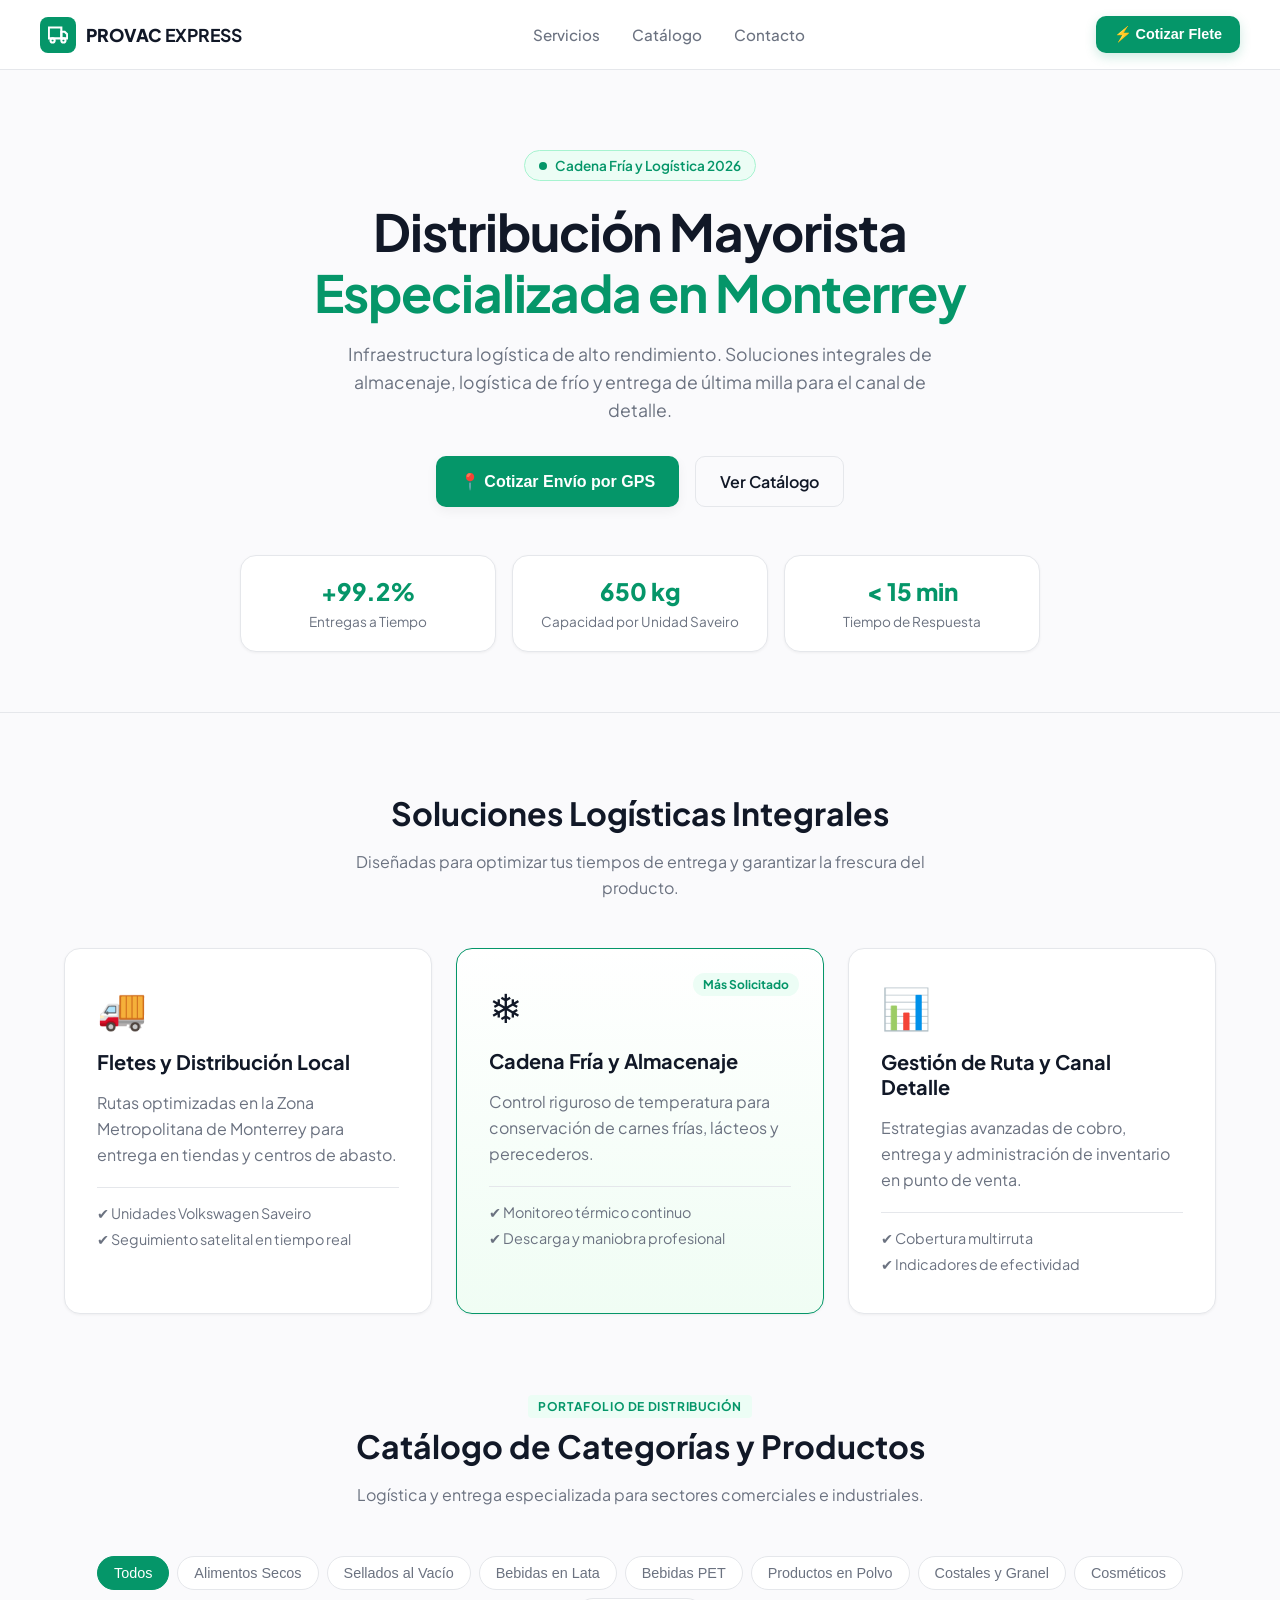
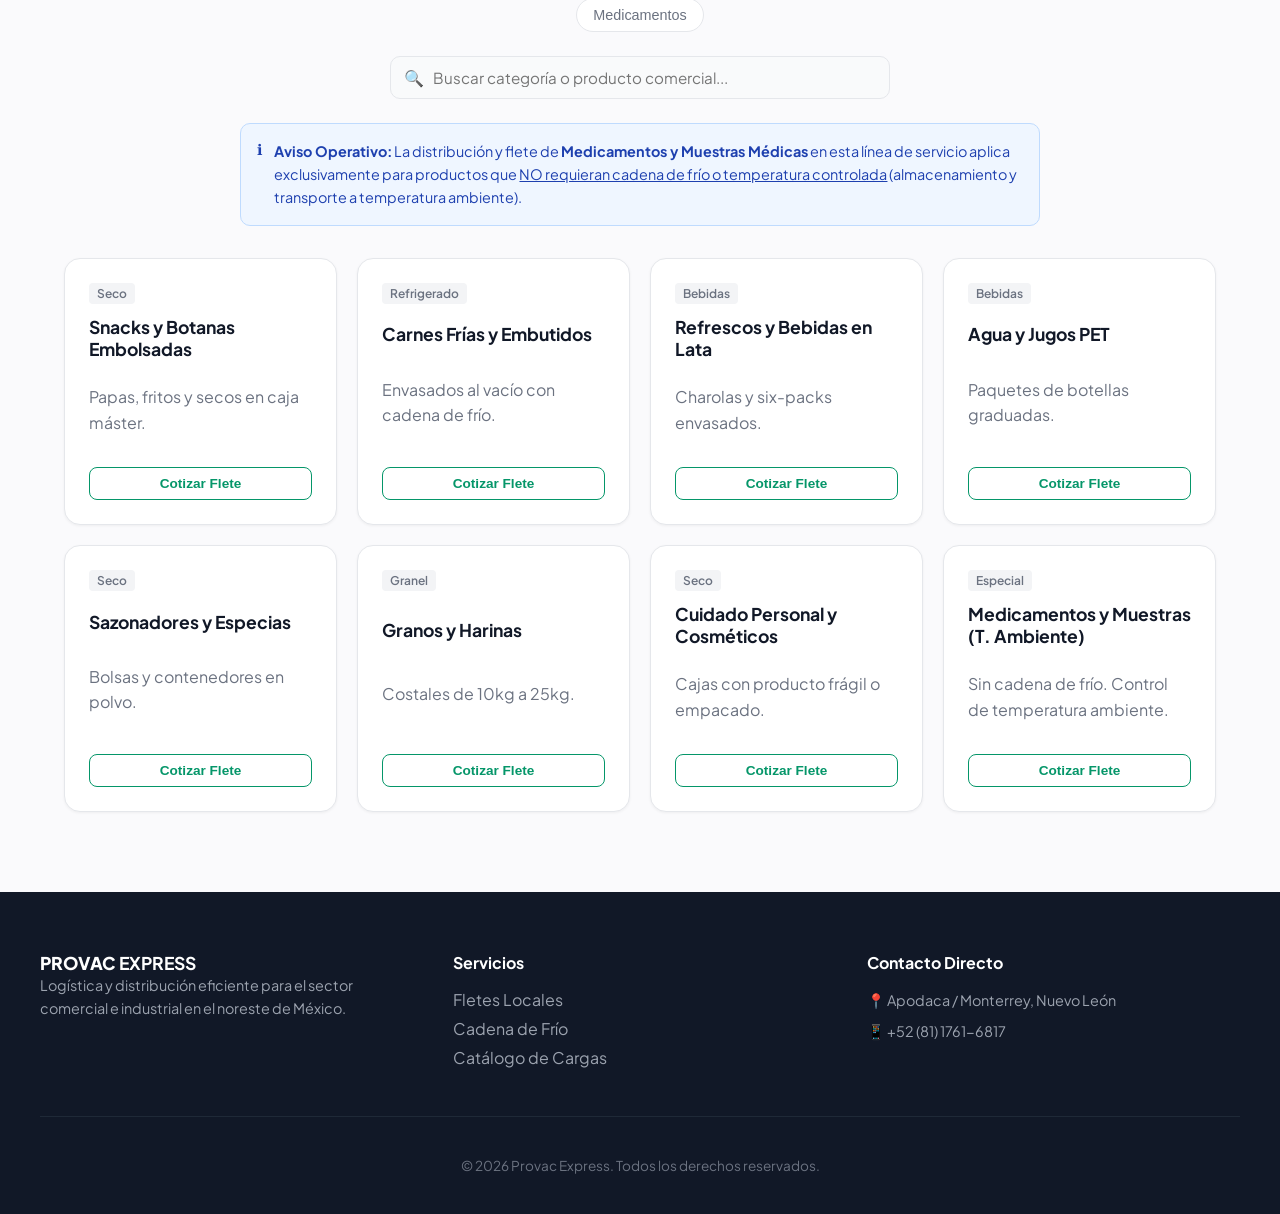
<file: index_backup.html>
<!DOCTYPE html>
<html lang="es">
<head>
  <meta charset="UTF-8">
  <meta name="viewport" content="width=device-width, initial-scale=1.0, maximum-scale=1.0, user-scalable=no">
  <title>Provac Express | Logística, Distribución y Fletes Mayoristas</title>
  <link rel="preconnect" href="https://fonts.googleapis.com">
  <link rel="preconnect" href="https://fonts.gstatic.com" crossorigin>
  <link href="https://fonts.googleapis.com/css2?family=Plus+Jakarta+Sans:wght@400;500;600;700;800&display=swap" rel="stylesheet">
  <link rel="stylesheet" href="style.css">
</head>
<body>

  <!-- BARRA DE NAVEGACIÓN -->
  <nav class="navbar" id="navbar">
    <div class="nav-container">
      <a href="#" class="brand-logo">
        <div class="logo-icon">
          <svg viewBox="0 0 24 24" fill="none" stroke="currentColor" stroke-width="2.5">
            <path d="M1 3h15v13H1z"/>
            <path d="M16 8h4l3 3v5h-7V8z"/>
            <circle cx="5.5" cy="18.5" r="2.5"/>
            <circle cx="18.5" cy="18.5" r="2.5"/>
          </svg>
        </div>
        <span>PROVAC <strong>EXPRESS</strong></span>
      </a>
      
      <div class="nav-links">
        <a href="#servicios">Servicios</a>
        <a href="#catalogo">Catálogo</a>
        <a href="#contacto">Contacto</a>
      </div>

      <div class="nav-actions">
        <button class="btn-glow" onclick="toggleModal(true)">
          <span>⚡ Cotizar Flete</span>
        </button>
      </div>
    </div>
  </nav>

  <!-- HERO SECTION -->
  <header class="hero-section">
    <div class="hero-bg-glow"></div>
    <div class="hero-container">
      <div class="hero-badge">
        <span class="pulse-dot"></span> Cadena Fría y Logística 2026
      </div>
      <h1>Distribución Mayorista <br><span class="gradient-text">Especializada en Monterrey</span></h1>
      <p>Infraestructura logística de alto rendimiento. Soluciones integrales de almacenaje, logística de frío y entrega de última milla para el canal de detalle.</p>
      
      <div class="hero-cta-group">
        <button class="btn-primary" onclick="toggleModal(true)">
          <span>📍 Cotizar Envío por GPS</span>
        </button>
        <a href="#catalogo" class="btn-outline">Ver Catálogo</a>
      </div>

      <!-- Métricas / Dashboard Preview -->
      <div class="metrics-grid">
        <div class="metric-card">
          <span class="metric-val">+99.2%</span>
          <span class="metric-lbl">Entregas a Tiempo</span>
        </div>
        <div class="metric-card">
          <span class="metric-val">650 kg</span>
          <span class="metric-lbl">Capacidad por Unidad Saveiro</span>
        </div>
        <div class="metric-card">
          <span class="metric-val">&lt; 15 min</span>
          <span class="metric-lbl">Tiempo de Respuesta</span>
        </div>
      </div>
    </div>
  </header>

  <!-- SERVICIOS -->
  <section class="services-section" id="servicios">
    <div class="section-header">
      <h2>Soluciones Logísticas Integrales</h2>
      <p>Diseñadas para optimizar tus tiempos de entrega y garantizar la frescura del producto.</p>
    </div>

    <div class="services-grid">
      <div class="service-card">
        <div class="service-icon">🚚</div>
        <h3>Fletes y Distribución Local</h3>
        <p>Rutas optimizadas en la Zona Metropolitana de Monterrey para entrega en tiendas y centros de abasto.</p>
        <ul class="service-list">
          <li>✔ Unidades Volkswagen Saveiro</li>
          <li>✔ Seguimiento satelital en tiempo real</li>
        </ul>
      </div>

      <div class="service-card featured">
        <div class="service-tag">Más Solicitado</div>
        <div class="service-icon">❄️</div>
        <h3>Cadena Fría y Almacenaje</h3>
        <p>Control riguroso de temperatura para conservación de carnes frías, lácteos y perecederos.</p>
        <ul class="service-list">
          <li>✔ Monitoreo térmico continuo</li>
          <li>✔ Descarga y maniobra profesional</li>
        </ul>
      </div>

      <div class="service-card">
        <div class="service-icon">📊</div>
        <h3>Gestión de Ruta y Canal Detalle</h3>
        <p>Estrategias avanzadas de cobro, entrega y administración de inventario en punto de venta.</p>
        <ul class="service-list">
          <li>✔ Cobertura multirruta</li>
          <li>✔ Indicadores de efectividad</li>
        </ul>
      </div>
    </div>
  </section>

  <!-- CATÁLOGO INTERACTIVO -->
  <section class="catalog-section" id="catalogo">
    <div class="section-header">
      <span class="badge-mini">Portafolio de Distribución</span>
      <h2>Catálogo de Categorías y Productos</h2>
      <p>Logística y entrega especializada para sectores comerciales e industriales.</p>
    </div>

    <!-- Filtros de Categorías -->
    <div class="catalog-filters" id="catalogFilters">
      <button class="filter-btn active" data-category="todos">Todos</button>
      <button class="filter-btn" data-category="seco">Alimentos Secos</button>
      <button class="filter-btn" data-category="vacio">Sellados al Vacío</button>
      <button class="filter-btn" data-category="latas">Bebidas en Lata</button>
      <button class="filter-btn" data-category="botellas">Bebidas PET</button>
      <button class="filter-btn" data-category="polvo">Productos en Polvo</button>
      <button class="filter-btn" data-category="costales">Costales y Granel</button>
      <button class="filter-btn" data-category="cosmeticos">Cosméticos</button>
      <button class="filter-btn" data-category="medicamentos">Medicamentos</button>
    </div>

    <!-- Buscador Integrado -->
    <div class="catalog-search-bar">
      <div class="search-input-wrapper">
        <span class="search-icon">🔍</span>
        <input type="text" id="catalogSearch" placeholder="Buscar categoría o producto comercial...">
      </div>
    </div>

    <!-- Nota Informativa Medicamentos -->
    <div class="notice-banner info">
      <span class="notice-icon">ℹ️</span>
      <p><strong>Aviso Operativo:</strong> La distribución y flete de <strong>Medicamentos y Muestras Médicas</strong> en esta línea de servicio aplica exclusivamente para productos que <u>NO requieran cadena de frío o temperatura controlada</u> (almacenamiento y transporte a temperatura ambiente).</p>
    </div>

    <!-- Grid Dinámico de Tarjetas de Productos -->
    <div class="catalog-grid" id="catalogGrid">
      <!-- Se genera automáticamente con script.js -->
    </div>
  </section>

  <!-- MODAL / CALCULADORA RESPONSIVA -->
  <div class="modal-backdrop" id="modalBackdrop">
    <div class="modal-window">
      <button class="modal-close-btn" onclick="toggleModal(false)">&times;</button>
      
      <div class="modal-title-group">
        <span class="badge-mini">Cotizador Inteligente</span>
        <h2>Calculadora de Fletes Express</h2>
        <p>Estima el costo exacto según volumen, peso y distancia real.</p>
      </div>

      <form id="calcForm" onsubmit="return false;">
        <div class="form-step">
          <span class="step-num">01</span>
          <h4>Especificaciones del Empaque</h4>
        </div>

        <div class="input-row cols-3">
          <div class="input-field">
            <label for="largo">Largo (cm)</label>
            <input type="number" id="largo" placeholder="Ej: 40" min="1">
          </div>
          <div class="input-field">
            <label for="ancho">Ancho (cm)</label>
            <input type="number" id="ancho" placeholder="Ej: 30" min="1">
          </div>
          <div class="input-field">
            <label for="alto">Alto (cm)</label>
            <input type="number" id="alto" placeholder="Ej: 25" min="1">
          </div>
        </div>

        <div class="input-row cols-2">
          <div class="input-field">
            <label for="peso">Peso C/U (kg)</label>
            <input type="number" id="peso" step="0.1" placeholder="Ej: 12" min="0.1">
          </div>
          <div class="input-field">
            <label for="cantidad">Cajas Totales</label>
            <input type="number" id="cantidad" placeholder="Ej: 25" min="1">
          </div>
        </div>

        <!-- Indicador de Ocupación -->
        <div class="load-gauge">
          <div class="gauge-labels">
            <span>Ocupación de la Unidad (Saveiro)</span>
            <strong id="gaugeText">0 kg / 650 kg</strong>
          </div>
          <div class="gauge-bar">
            <div id="gaugeFill" class="gauge-fill"></div>
          </div>
        </div>

        <div id="alertNotice" class="alert-banner"></div>

        <div class="form-step">
          <span class="step-num">02</span>
          <h4>Programación y Ubicación</h4>
        </div>

        <div class="input-row cols-2">
          <div class="input-field">
            <label for="fechaEnvio">Fecha requerida</label>
            <input type="date" id="fechaEnvio">
          </div>
          <div class="input-field">
            <label for="maniobra">Maniobra de descarga</label>
            <select id="maniobra">
              <option value="sin">Sin maniobra (Cliente descarga)</option>
              <option value="con">Con maniobra (Provac descarga)</option>
            </select>
          </div>
        </div>

        <button type="button" class="btn-gps-loc" onclick="obtenerUbicacionGPS()">
          <span class="icon">📍</span> Usar mi ubicación para calcular km
        </button>
        <span id="gpsStatusText" class="gps-hint"></span>

        <div class="input-field">
          <label for="distanciaKm">Distancia en Km (desde Bodega)</label>
          <input type="number" id="distanciaKm" placeholder="Ej: 14" min="1" step="0.1">
        </div>

        <div class="input-row cols-2">
          <div class="input-field">
            <label for="calle">Calle y Número</label>
            <input type="text" id="calle" placeholder="Av. Félix U. Gómez 1200">
          </div>
          <div class="input-field">
            <label for="colonia">Colonia / Municipio</label>
            <input type="text" id="colonia" placeholder="Monterrey, N.L.">
          </div>
        </div>

        <!-- RESUMEN PRECIO -->
        <div class="price-summary-card">
          <span class="price-label">Estimación Total</span>
          <div class="price-value" id="precioTotal">$0 <small>MXN</small></div>
          <p id="desgloseText" class="price-sub">Ingresa las especificaciones</p>
        </div>

        <button type="button" id="btnWhatsapp" class="btn-submit-wa" disabled>
          Solicitar Unidades por WhatsApp
        </button>
      </form>
    </div>
  </div>

  <!-- FOOTER -->
  <footer class="main-footer" id="contacto">
    <div class="footer-container">
      <div class="footer-col brand">
        <div class="brand-logo">
          <span>PROVAC <strong>EXPRESS</strong></span>
        </div>
        <p>Logística y distribución eficiente para el sector comercial e industrial en el noreste de México.</p>
      </div>

      <div class="footer-col">
        <h4>Servicios</h4>
        <ul>
          <li><a href="#servicios">Fletes Locales</a></li>
          <li><a href="#servicios">Cadena de Frío</a></li>
          <li><a href="#catalogo">Catálogo de Cargas</a></li>
        </ul>
      </div>

      <div class="footer-col">
        <h4>Contacto Directo</h4>
        <p>📍 Apodaca / Monterrey, Nuevo León</p>
        <p>📱 +52 (81) 1761-6817</p>
      </div>
    </div>

    <div class="footer-bottom">
      <p>© 2026 Provac Express. Todos los derechos reservados.</p>
    </div>
  </footer>

  <script src="script.js"></script>
</body>
</html>
</file>
<file: style.css>
/* ==========================================================================
   PROVAC EXPRESS - ESTILO MODERNO B2B (Estilo GrubMarket)
   ========================================================================== */

:root {
  --bg-main: #FAFAFC;
  --bg-card: #FFFFFF;
  --primary: #059669;        /* Verde fresco/tecnológico */
  --primary-hover: #047857;
  --text-main: #111827;     /* Gris oscuro nítido */
  --text-muted: #6B7280;    /* Gris secundario */
  --border-color: #E5E7EB;  /* Borde delgado y suave */
  --shadow-sm: 0 1px 3px rgba(0,0,0,0.05);
  --shadow-md: 0 4px 12px rgba(0,0,0,0.05);
  --shadow-lg: 0 10px 25px -5px rgba(0, 0, 0, 0.08), 0 8px 10px -6px rgba(0, 0, 0, 0.01);
  --radius-card: 16px;
  --radius-input: 10px;
  --font-family: 'Plus Jakarta Sans', system-ui, -apple-system, BlinkMacSystemFont, "Segoe UI", Roboto, sans-serif;
}

/* --- BASE & TIPOGRAFÍA --- */
* {
  box-sizing: border-box;
}

html {
  scroll-behavior: smooth;
}

body {
  background-color: var(--bg-main);
  color: var(--text-main);
  font-family: var(--font-family);
  margin: 0;
  padding: 0;
  -webkit-font-smoothing: antialiased;
}

h1, h2, h3, h4, h5, h6 {
  color: var(--text-main);
  margin-top: 0;
  font-weight: 700;
}

p {
  color: var(--text-muted);
  line-height: 1.6;
}

/* --- BARRA DE NAVEGACIÓN --- */
.navbar {
  position: sticky;
  top: 0;
  background-color: rgba(255, 255, 255, 0.9);
  backdrop-filter: blur(10px);
  border-bottom: 1px solid var(--border-color);
  z-index: 1000;
  padding: 16px 24px;
}

.nav-container {
  max-width: 1200px;
  margin: 0 auto;
  display: flex;
  align-items: center;
  justify-content: space-between;
}

.brand-logo {
  display: flex;
  align-items: center;
  gap: 10px;
  text-decoration: none;
  color: var(--text-main);
  font-weight: 800;
  font-size: 1.1rem;
}

.logo-icon {
  width: 36px;
  height: 36px;
  background-color: var(--primary);
  color: #fff;
  border-radius: 8px;
  display: flex;
  align-items: center;
  justify-content: center;
}

.logo-icon svg {
  width: 20px;
  height: 20px;
}

.nav-links {
  display: flex;
  gap: 32px;
}

.nav-links a {
  text-decoration: none;
  color: var(--text-muted);
  font-weight: 500;
  font-size: 0.95rem;
  transition: color 0.2s;
}

.nav-links a:hover {
  color: var(--primary);
}

.btn-glow {
  background-color: var(--primary);
  color: #fff;
  border: none;
  padding: 10px 18px;
  border-radius: var(--radius-input);
  font-weight: 600;
  font-size: 0.9rem;
  cursor: pointer;
  box-shadow: 0 4px 12px rgba(5, 150, 105, 0.2);
  transition: background 0.2s, transform 0.1s;
}

.btn-glow:hover {
  background-color: var(--primary-hover);
}

/* --- HERO SECTION --- */
.hero-section {
  position: relative;
  padding: 80px 24px 60px;
  text-align: center;
  overflow: hidden;
  background: linear-gradient(180deg, #FFFFFF 0%[cite: 3], var(--bg-main) 100%[cite: 3]);
  border-bottom: 1px solid var(--border-color);
}

.hero-container {
  max-width: 800px;
  margin: 0 auto;
}

.hero-badge {
  display: inline-flex;
  align-items: center;
  gap: 8px;
  background-color: #ECFDF5;
  color: var(--primary);
  padding: 6px 14px;
  border-radius: 999px;
  font-size: 0.85rem;
  font-weight: 600;
  margin-bottom: 20px;
  border: 1px solid #A7F3D0;
}

.pulse-dot {
  width: 8px;
  height: 8px;
  background-color: var(--primary);
  border-radius: 50%;
  animation: pulse 2s infinite;
}

@keyframes pulse {
  0% { transform: scale(0.95); box-shadow: 0 0 0 0 rgba(5, 150, 105, 0.7); }
  70% { transform: scale(1); box-shadow: 0 0 0 6px rgba(5, 150, 105, 0); }
  100% { transform: scale(0.95); box-shadow: 0 0 0 0 rgba(5, 150, 105, 0); }
}

.hero-section h1 {
  font-size: clamp(2.2rem, 4vw, 3.2rem);
  line-height: 1.2;
  margin-bottom: 16px;
  letter-spacing: -0.02em;
}

.gradient-text {
  color: var(--primary);
}

.hero-section p {
  font-size: 1.1rem;
  max-width: 600px;
  margin: 0 auto 32px;
}

.hero-cta-group {
  display: flex;
  gap: 16px;
  justify-content: center;
  margin-bottom: 48px;
}

.btn-primary {
  background-color: var(--primary);
  color: #FFFFFF;
  border: none;
  border-radius: var(--radius-input);
  padding: 14px 24px;
  font-weight: 600;
  font-size: 1rem;
  cursor: pointer;
  box-shadow: var(--shadow-md);
  transition: background 0.2s, transform 0.1s;
}

.btn-primary:hover {
  background-color: var(--primary-hover);
}

.btn-outline {
  background-color: transparent;
  color: var(--text-main);
  border: 1px solid var(--border-color);
  border-radius: var(--radius-input);
  padding: 14px 24px;
  font-weight: 600;
  font-size: 1rem;
  text-decoration: none;
  transition: background 0.2s;
}

.btn-outline:hover {
  background-color: #F3F4F6;
}

/* --- MÉTRICAS --- */
.metrics-grid {
  display: grid;
  grid-template-columns: repeat(auto-fit, minmax(200px, 1fr));
  gap: 16px;
  margin-top: 20px;
}

.metric-card {
  background: var(--bg-card);
  border: 1px solid var(--border-color);
  padding: 20px;
  border-radius: var(--radius-card);
  box-shadow: var(--shadow-sm);
  text-align: center;
}

.metric-val {
  display: block;
  font-size: 1.5rem;
  font-weight: 800;
  color: var(--primary);
  margin-bottom: 4px;
}

.metric-lbl {
  font-size: 0.85rem;
  color: var(--text-muted);
}

/* --- SERVICIOS --- */
.services-section {
  max-width: 1200px;
  margin: 80px auto;
  padding: 0 24px;
}

.section-header {
  text-align: center;
  max-width: 600px;
  margin: 0 auto 48px;
}

.section-header h2 {
  font-size: 2rem;
  margin-bottom: 12px;
}

.services-grid {
  display: grid;
  grid-template-columns: repeat(auto-fit, minmax(300px, 1fr));
  gap: 24px;
}

.service-card {
  background: var(--bg-card);
  border: 1px solid var(--border-color);
  border-radius: var(--radius-card);
  padding: 32px;
  box-shadow: var(--shadow-sm);
  position: relative;
  transition: transform 0.2s, box-shadow 0.2s;
}

.service-card:hover {
  transform: translateY(-4px);
  box-shadow: var(--shadow-lg);
}

.service-card.featured {
  border-color: var(--primary);
  background: linear-gradient(180deg, #FFFFFF 0%, #F0FDF4 100%);
}

.service-tag {
  position: absolute;
  top: 24px;
  right: 24px;
  background-color: #ECFDF5;
  color: var(--primary);
  font-size: 0.75rem;
  font-weight: 700;
  padding: 4px 10px;
  border-radius: 999px;
}

.service-icon {
  font-size: 2.5rem;
  margin-bottom: 16px;
}

.service-card h3 {
  font-size: 1.25rem;
  margin-bottom: 12px;
}

.service-list {
  list-style: none;
  padding: 0;
  margin: 20px 0 0 0;
  border-top: 1px solid var(--border-color);
  padding-top: 16px;
}

.service-list li {
  font-size: 0.9rem;
  color: var(--text-muted);
  margin-bottom: 8px;
}

/* --- CATÁLOGO --- */
.catalog-section {
  max-width: 1200px;
  margin: 80px auto;
  padding: 0 24px;
}

.badge-mini {
  display: inline-block;
  font-size: 0.75rem;
  font-weight: 700;
  text-transform: uppercase;
  letter-spacing: 0.05em;
  color: var(--primary);
  background-color: #ECFDF5;
  padding: 4px 10px;
  border-radius: 4px;
  margin-bottom: 8px;
}

.catalog-filters {
  display: flex;
  flex-wrap: wrap;
  gap: 8px;
  justify-content: center;
  margin-bottom: 24px;
}

.filter-btn {
  background: var(--bg-card);
  border: 1px solid var(--border-color);
  padding: 8px 16px;
  border-radius: 999px;
  font-size: 0.9rem;
  font-weight: 500;
  color: var(--text-muted);
  cursor: pointer;
  transition: all 0.2s;
}

.filter-btn:hover, .filter-btn.active {
  background-color: var(--primary);
  color: #fff;
  border-color: var(--primary);
}

.catalog-search-bar {
  max-width: 500px;
  margin: 0 auto 24px;
}

.search-input-wrapper {
  position: relative;
  display: flex;
  align-items: center;
}

.search-icon {
  position: absolute;
  left: 14px;
}

.search-input-wrapper input {
  padding-left: 42px !important;
}

.notice-banner {
  display: flex;
  align-items: flex-start;
  gap: 12px;
  background-color: #EFF6FF;
  border: 1px solid #BFDBFE;
  padding: 16px;
  border-radius: var(--radius-input);
  margin-bottom: 32px;
  max-width: 800px;
  margin-left: auto;
  margin-right: auto;
  font-size: 0.9rem;
  color: #1E40AF;
}

.notice-banner p {
  color: #1E40AF;
  margin: 0;
}

.catalog-grid {
  display: grid;
  grid-template-columns: repeat(auto-fill, minmax(260px, 1fr));
  gap: 20px;
}

.catalog-card {
  background: var(--bg-card);
  border: 1px solid var(--border-color);
  border-radius: var(--radius-card);
  padding: 24px;
  box-shadow: var(--shadow-sm);
  position: relative;
  display: flex;
  flex-direction: column;
  justify-content: space-between;
  transition: transform 0.2s, box-shadow 0.2s;
}

.catalog-card:hover {
  transform: translateY(-3px);
  box-shadow: var(--shadow-lg);
}

.card-badge {
  display: inline-block;
  background-color: #F3F4F6;
  color: var(--text-muted);
  font-size: 0.75rem;
  font-weight: 600;
  padding: 3px 8px;
  border-radius: 4px;
  align-self: flex-start;
  margin-bottom: 12px;
}

.catalog-card h3 {
  font-size: 1.1rem;
  margin-bottom: 8px;
}

.btn-card-quote {
  margin-top: 16px;
  background: transparent;
  color: var(--primary);
  border: 1px solid var(--primary);
  padding: 8px 12px;
  border-radius: 8px;
  font-weight: 600;
  font-size: 0.85rem;
  cursor: pointer;
  transition: background 0.2s, color 0.2s;
}

.btn-card-quote:hover {
  background-color: var(--primary);
  color: #fff;
}

/* --- FOOTER --- */
.main-footer {
  background-color: #111827;
  color: #9CA3AF;
  padding: 60px 24px 24px;
  margin-top: 80px;
}

.footer-container {
  max-width: 1200px;
  margin: 0 auto;
  display: grid;
  grid-template-columns: repeat(auto-fit, minmax(250px, 1fr));
  gap: 40px;
  margin-bottom: 40px;
}

.footer-col.brand span {
  color: #FFFFFF;
  font-size: 1.1rem;
}

.footer-col h4 {
  color: #FFFFFF;
  font-size: 1rem;
  margin-bottom: 16px;
}

.footer-col ul {
  list-style: none;
  padding: 0;
  margin: 0;
}

.footer-col ul li {
  margin-bottom: 8px;
}

.footer-col ul li a {
  color: #9CA3AF;
  text-decoration: none;
  transition: color 0.2s;
}

.footer-col ul li a:hover {
  color: #FFFFFF;
}

.footer-col p {
  color: #9CA3AF;
  margin: 0 0 8px 0;
  font-size: 0.9rem;
}

.footer-bottom {
  max-width: 1200px;
  margin: 0 auto;
  border-top: 1px solid #1F2937;
  padding-top: 24px;
  text-align: center;
  font-size: 0.85rem;
}

/* ==========================================================================
   ESTILOS DE LA CALCULADORA Y MODAL (calculadora.html inyectada)
   ========================================================================== */

.modal-backdrop {
  position: fixed;
  top: 0;
  left: 0;
  width: 100vw;
  height: 100vh;
  background: rgba(17, 24, 39, 0.5);
  backdrop-filter: blur(5px);
  display: flex;
  align-items: center;
  justify-content: center;
  opacity: 0;
  pointer-events: none;
  transition: opacity 0.25s ease;
  z-index: 9999;
}

.modal-backdrop.active {
  opacity: 1;
  pointer-events: auto;
}

.modal-window {
  background: var(--bg-card);
  width: 90%;
  max-width: 700px;
  max-height: 90vh;
  overflow-y: auto;
  border-radius: var(--radius-card);
  padding: 32px;
  box-shadow: var(--shadow-lg);
  position: relative;
  border: 1px solid var(--border-color);
}

.modal-close-btn {
  position: absolute;
  top: 20px;
  right: 20px;
  background: #F3F4F6;
  border: none;
  width: 36px;
  height: 36px;
  border-radius: 50%;
  font-size: 1.25rem;
  cursor: pointer;
  display: flex;
  align-items: center;
  justify-content: center;
  color: var(--text-main);
  transition: background 0.2s;
}

.modal-close-btn:hover {
  background-color: #E5E7EB;
}

.modal-title-group {
  margin-bottom: 24px;
}

.modal-title-group h2 {
  font-size: 1.5rem;
  margin: 6px 0;
}

.form-step {
  display: flex;
  align-items: center;
  gap: 10px;
  margin: 24px 0 16px 0;
  border-bottom: 1px solid var(--border-color);
  padding-bottom: 8px;
}

.step-num {
  background-color: #ECFDF5;
  color: var(--primary);
  font-weight: 700;
  font-size: 0.8rem;
  padding: 4px 8px;
  border-radius: 6px;
}

.form-step h4 {
  margin: 0;
  font-size: 1rem;
}

.input-row {
  display: flex;
  gap: 16px;
  margin-bottom: 12px;
}

.input-row.cols-3 > div {
  flex: 1;
}

.input-row.cols-2 > div {
  flex: 1;
}

.input-field {
  display: flex;
  flex-direction: column;
  gap: 6px;
  margin-bottom: 12px;
  flex: 1;
}

.input-field label {
  font-size: 0.85rem;
  font-weight: 600;
  color: var(--text-main);
}

input[type="text"], 
input[type="number"], 
input[type="date"], 
select {
  width: 100%;
  padding: 11px 14px;
  border: 1px solid var(--border-color);
  border-radius: var(--radius-input);
  background-color: #F9FAFB;
  color: var(--text-main);
  font-size: 0.95rem;
  font-family: inherit;
  outline: none;
  transition: border-color 0.15s ease, box-shadow 0.15s ease, background-color 0.15s ease;
}

input:focus, select:focus {
  background-color: #FFFFFF;
  border-color: var(--primary);
  box-shadow: 0 0 0 3px rgba(5, 150, 105, 0.15);
}

input[readonly] {
  background-color: #F3F4F6;
  color: var(--text-muted);
}

.address-group-box {
  background-color: #F9FAFB;
  border: 1px solid var(--border-color);
  padding: 16px;
  border-radius: var(--radius-input);
  margin-bottom: 16px;
}

.group-title {
  font-weight: 700;
  font-size: 0.9rem;
  color: var(--text-main);
  display: block;
  margin-bottom: 10px;
}

.btn-gps-loc {
  background-color: #FFFFFF;
  color: var(--text-main);
  border: 1px solid var(--border-color);
  border-radius: var(--radius-input);
  padding: 10px 14px;
  font-weight: 500;
  font-size: 0.85rem;
  cursor: pointer;
  display: inline-flex;
  align-items: center;
  justify-content: center;
  gap: 6px;
  transition: background-color 0.2s ease, border-color 0.2s ease;
}

.btn-gps-loc:hover {
  background-color: #F3F4F6;
  border-color: #D1D5DB;
}

.load-gauge {
  background-color: #F3F4F6;
  padding: 12px;
  border-radius: var(--radius-input);
  margin: 16px 0;
}

.gauge-labels {
  display: flex;
  justify-content: space-between;
  font-size: 0.85rem;
  font-weight: 500;
  margin-bottom: 6px;
}

.gauge-bar {
  background-color: #E5E7EB;
  border-radius: 999px;
  height: 8px;
  width: 100%;
  overflow: hidden;
}

.gauge-fill {
  height: 100%;
  width: 0%;
  background-color: var(--primary);
  transition: width 0.3s ease, background-color 0.3s ease;
}

.price-summary-card {
  background: linear-gradient(135deg, #ECFDF5 0%, #F0FDF4 100%);
  border: 1px solid #A7F3D0;
  border-radius: var(--radius-card);
  padding: 20px;
  text-align: center;
  margin: 24px 0 16px 0;
}

.price-label {
  font-size: 0.85rem;
  color: #065F46;
  font-weight: 600;
  text-transform: uppercase;
  letter-spacing: 0.05em;
}

.price-value {
  font-size: 2.2rem;
  font-weight: 800;
  color: #064E3B;
  margin: 6px 0;
}

.price-sub {
  font-size: 0.85rem;
  color: #047857;
  margin: 0;
}

.btn-submit-wa {
  background-color: #25D366;
  color: #FFFFFF;
  border: none;
  border-radius: var(--radius-input);
  padding: 16px 20px;
  font-weight: 700;
  font-size: 1rem;
  cursor: pointer;
  width: 100%;
  text-align: center;
  box-shadow: 0 4px 12px rgba(37, 211, 102, 0.3);
  transition: background 0.2s, transform 0.1s;
}

.btn-submit-wa:hover {
  background-color: #20BA5A;
}

.btn-submit-wa:disabled {
  background-color: #D1D5DB;
  color: #9CA3AF;
  cursor: not-allowed;
  box-shadow: none;
}

.alert-banner {
  display: none;
  padding: 10px 14px;
  border-radius: var(--radius-input);
  font-size: 0.85rem;
  margin-top: 10px;
}

.alert-banner.error {
  display: block;
  background-color: #FEE2E2;
  color: #991B1B;
  border: 1px solid #FCA5A5;
}

.gps-hint {
  color: var(--text-muted);
  font-size: 0.78rem;
  margin-top: 4px;
  display: block;
}

#mapaFlete {
  border-radius: var(--radius-input);
  border: 1px solid var(--border-color);
  overflow: hidden;
}

/* ==========================================================================
   AJUSTES RESPONSIVOS PARA DISPOSITIVOS MÓVILES (MOBILE FIRST & FLEX FIXES)
   ========================================================================== */

/* 1. Asegurar que los contenedores no rebasen la pantalla en móviles */
@media (max-width: 768px) {
  body {
    overflow-x: hidden;
  }

  /* Reducir padding general en secciones principales */
  .hero-section {
    padding: 40px 16px 30px;
  }

  .services-section, 
  .catalog-section, 
  .main-footer {
    padding: 0 16px;
    margin: 40px auto;
  }

  /* Convertir los menús de navegación en apilados o compactos */
  .nav-container {
    padding: 0 8px;
  }

  .nav-links {
    display: none; /* Oculta los links de texto en pantallas muy chicas para priorizar el botón de cotizar */
  }

  /* Hero: Títulos y textos adaptados a celulares */
  .hero-section h1 {
    font-size: 1.8rem;
    line-height: 1.25;
  }

  .hero-section p {
    font-size: 0.95rem;
  }

  .hero-cta-group {
    flex-direction: column;
    gap: 10px;
  }

  .hero-cta-group button, 
  .hero-cta-group a {
    width: 100%;
  }

  /* Convertir filas de formularios de 2 y 3 columnas en 1 sola columna vertical en celulares */
  .input-row, 
  .input-row.cols-2, 
  .input-row.cols-3 {
    flex-direction: column !important;
    gap: 0 !important;
  }

  .input-row > div {
    width: 100% !important;
    margin-bottom: 10px;
  }

  /* Adaptar el Modal de la Calculadora para que cubra la pantalla de forma cómoda en móvil */
  .modal-window {
    width: 95% !important;
    max-height: 92vh !important;
    padding: 20px 16px !important;
    margin: auto;
  }

  /* Ajustar botones y elementos táctiles para mayor comodidad con el dedo */
  input[type="text"], 
  input[type="number"], 
  input[type="date"], 
  select {
    font-size: 16px !important; /* Evita que iOS haga zoom automático incómodo al enfocar inputs */
    padding: 12px;
  }

  .btn-submit-wa, .btn-primary {
    font-size: 0.95rem;
    padding: 14px;
  }

  /* Métricas en columna para pantallas pequeñas */
  .metrics-grid {
    grid-template-columns: 1fr;
    gap: 10px;
  }
}

/* 2. Corrección general para imágenes y mapas responsivos */
img, svg, video {
  max-width: 100%;
  height: auto;
}

#mapaFlete {
  width: 100% !important;
  max-width: 100%;
}

/* ==========================================================================
   ESTILOS PARA SECCIÓN DE CONFIANZA (CTA) Y PREGUNTAS FRECUENTES (FAQ)
   ========================================================================== */

/* --- SECCIÓN DE CONFIANZA & COBERTURA --- */
.trust-section {
  max-width: 1200px;
  margin: 80px auto;
  padding: 0 24px;
}

.trust-container {
  background: linear-gradient(135deg, #F0FDF4 0%, #FFFFFF 100%);
  border: 1px solid #A7F3D0;
  border-radius: var(--radius-card);
  padding: 48px 32px;
  box-shadow: var(--shadow-sm);
}

.trust-content {
  max-width: 800px;
  margin: 0 auto;
  text-align: center;
}

.trust-content h2 {
  font-size: 1.8rem;
  margin: 12px 0 16px;
  color: var(--text-main);
}

.zones-grid {
  display: flex;
  flex-wrap: wrap;
  gap: 10px;
  justify-content: center;
  margin: 24px 0 32px;
}

.zone-pill {
  background-color: #FFFFFF;
  border: 1px solid var(--border-color);
  color: var(--text-main);
  font-size: 0.85rem;
  font-weight: 600;
  padding: 6px 14px;
  border-radius: 999px;
  box-shadow: var(--shadow-sm);
}

.trust-features {
  display: grid;
  grid-template-columns: repeat(auto-fit, minmax(280px, 1fr));
  gap: 20px;
  text-align: left;
  margin-top: 24px;
}

.trust-item {
  display: flex;
  align-items: flex-start;
  gap: 14px;
  background: #FFFFFF;
  padding: 16px;
  border-radius: var(--radius-input);
  border: 1px solid var(--border-color);
}

.trust-icon {
  font-size: 1.6rem;
}

.trust-item strong {
  display: block;
  font-size: 0.95rem;
  color: var(--text-main);
  margin-bottom: 2px;
}

.trust-item p {
  font-size: 0.85rem;
  margin: 0;
  color: var(--text-muted);
}

/* --- SECCIÓN DE PREGUNTAS FRECUENTES (FAQ) --- */
.faq-section {
  max-width: 1200px;
  margin: 80px auto;
  padding: 0 24px;
}

.faq-grid {
  display: grid;
  grid-template-columns: repeat(auto-fit, minmax(320px, 1fr));
  gap: 20px;
}

.faq-card {
  background: var(--bg-card);
  border: 1px solid var(--border-color);
  border-radius: var(--radius-card);
  padding: 24px;
  box-shadow: var(--shadow-sm);
  transition: border-color 0.2s, box-shadow 0.2s;
}

.faq-card:hover {
  border-color: #A7F3D0;
  box-shadow: var(--shadow-md);
}

.faq-card h3 {
  font-size: 1.05rem;
  margin-bottom: 10px;
  color: var(--text-main);
  line-height: 1.4;
}

.faq-card p {
  font-size: 0.9rem;
  margin: 0;
  color: var(--text-muted);
  line-height: 1.5;
}

/* --- AJUSTES RESPONSIVOS MÓVILES PARA FAQ Y CTA --- */
@media (max-width: 768px) {
  .trust-container {
    padding: 28px 16px;
  }

  .trust-content h2 {
    font-size: 1.4rem;
  }

  .faq-grid {
    grid-template-columns: 1fr;
  }
}

/* ==========================================================================
   ESTILOS PARA ACORDEÓN DE PREGUNTAS FRECUENTES (FAQ DROPDOWN)
   ========================================================================== */

.faq-section {
  max-width: 900px;
  margin: 80px auto;
  padding: 0 24px;
}

.faq-accordion-container {
  display: flex;
  flex-direction: column;
  gap: 12px;
}

.faq-item {
  background: var(--bg-card);
  border: 1px solid var(--border-color);
  border-radius: var(--radius-card);
  box-shadow: var(--shadow-sm);
  overflow: hidden;
  transition: border-color 0.2s, box-shadow 0.2s;
}

.faq-item[open] {
  border-color: var(--primary);
  box-shadow: var(--shadow-md);
}

.faq-question {
  display: flex;
  align-items: center;
  justify-content: space-between;
  padding: 20px 24px;
  font-size: 1.05rem;
  font-weight: 600;
  color: var(--text-main);
  cursor: pointer;
  user-select: none;
  list-style: none; /* Oculta la flecha por defecto del navegador */
}

/* Ocultar la flecha nativa en navegadores webkit (Chrome, Safari, Edge) */
.faq-question::-webkit-details-marker {
  display: none;
}

.faq-icon {
  font-size: 0.8rem;
  color: var(--text-muted);
  transition: transform 0.3s ease, color 0.3s ease;
}

/* Rota la flecha cuando el acordeón se despliega */
.faq-item[open] .faq-icon {
  transform: rotate(180deg);
  color: var(--primary);
}

.faq-answer {
  padding: 0 24px 24px 24px;
  border-top: 1px solid transparent;
  animation: fadeInAccordion 0.3s ease-in-out;
}

.faq-answer p {
  font-size: 0.95rem;
  color: var(--text-muted);
  margin: 0;
  line-height: 1.6;
}

@keyframes fadeInAccordion {
  from {
    opacity: 0;
    transform: translateY(-4px);
  }
  to {
    opacity: 1;
    transform: translateY(0);
  }
}

/* --- RESPONSIVO MÓVIL --- */
@media (max-width: 768px) {
  .faq-question {
    padding: 16px 18px;
    font-size: 0.95rem;
  }

  .faq-answer {
    padding: 0 18px 18px 18px;
  }
}
</file>
